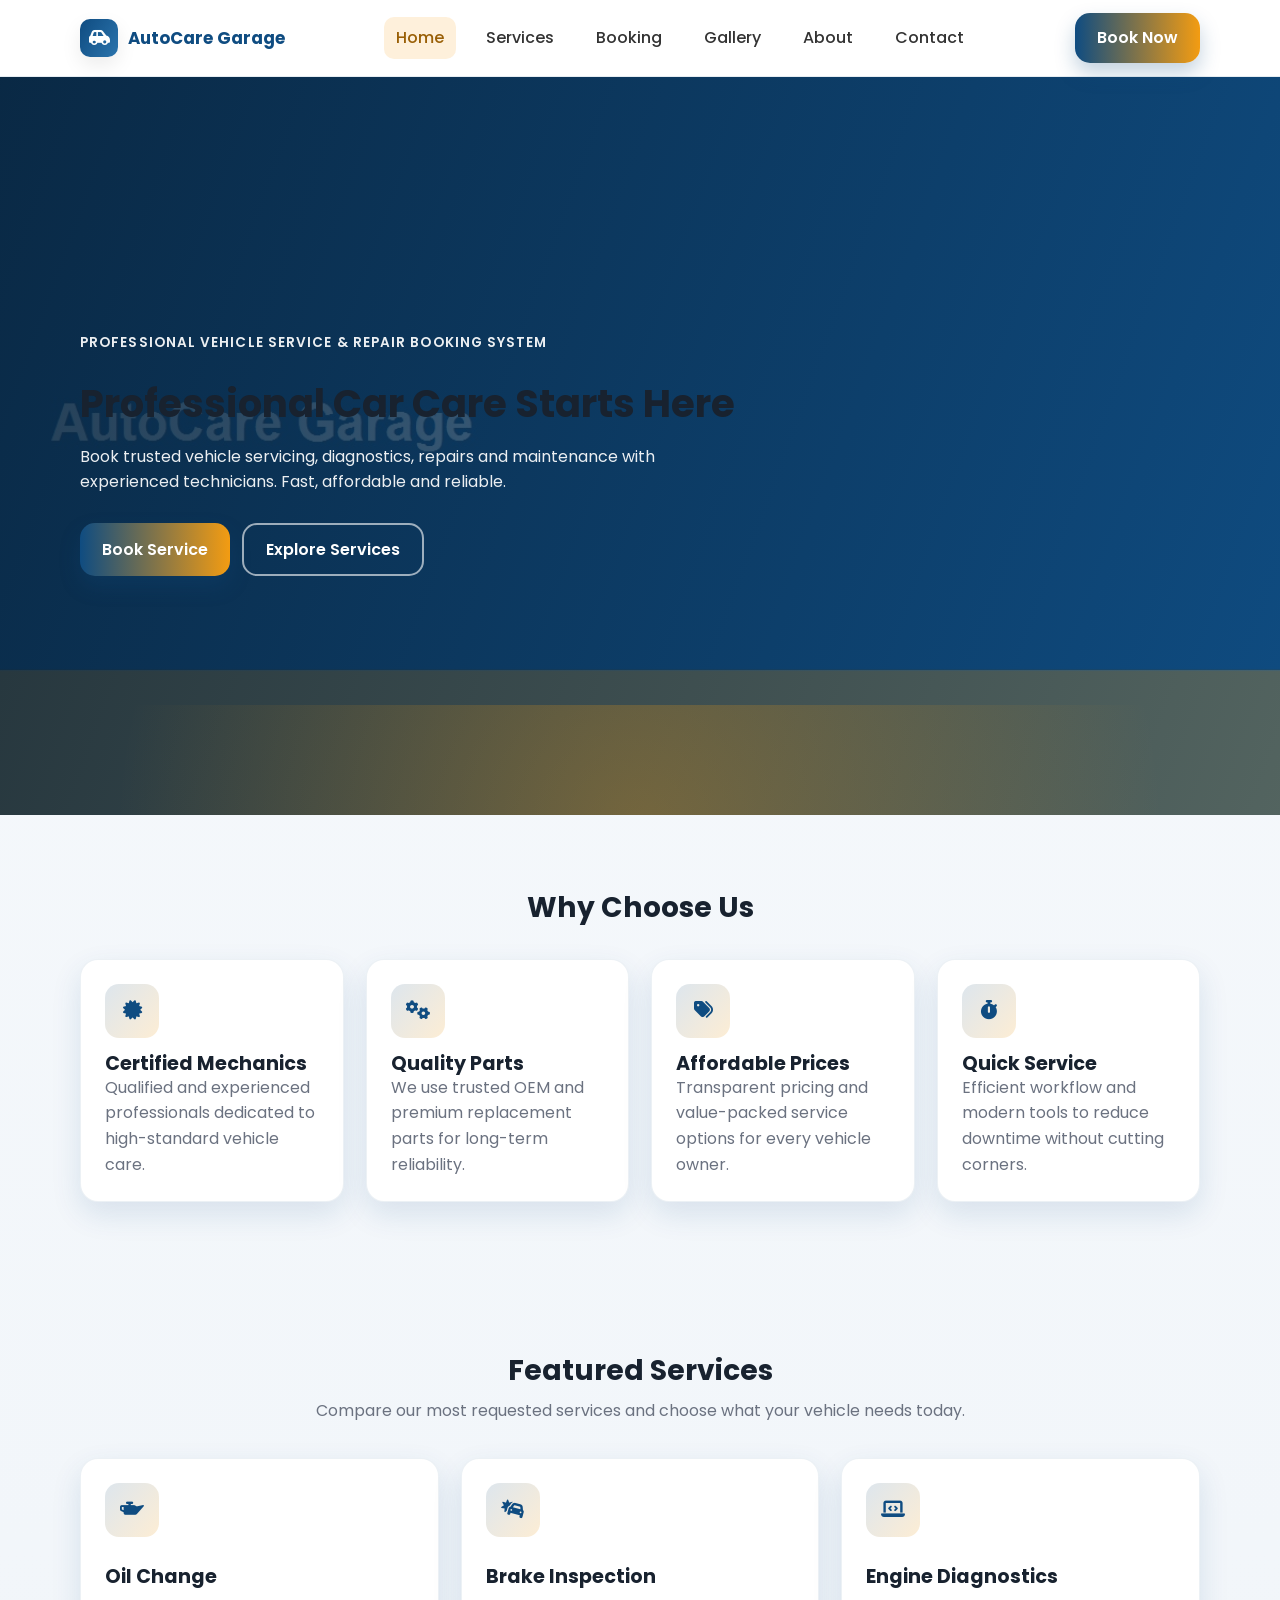
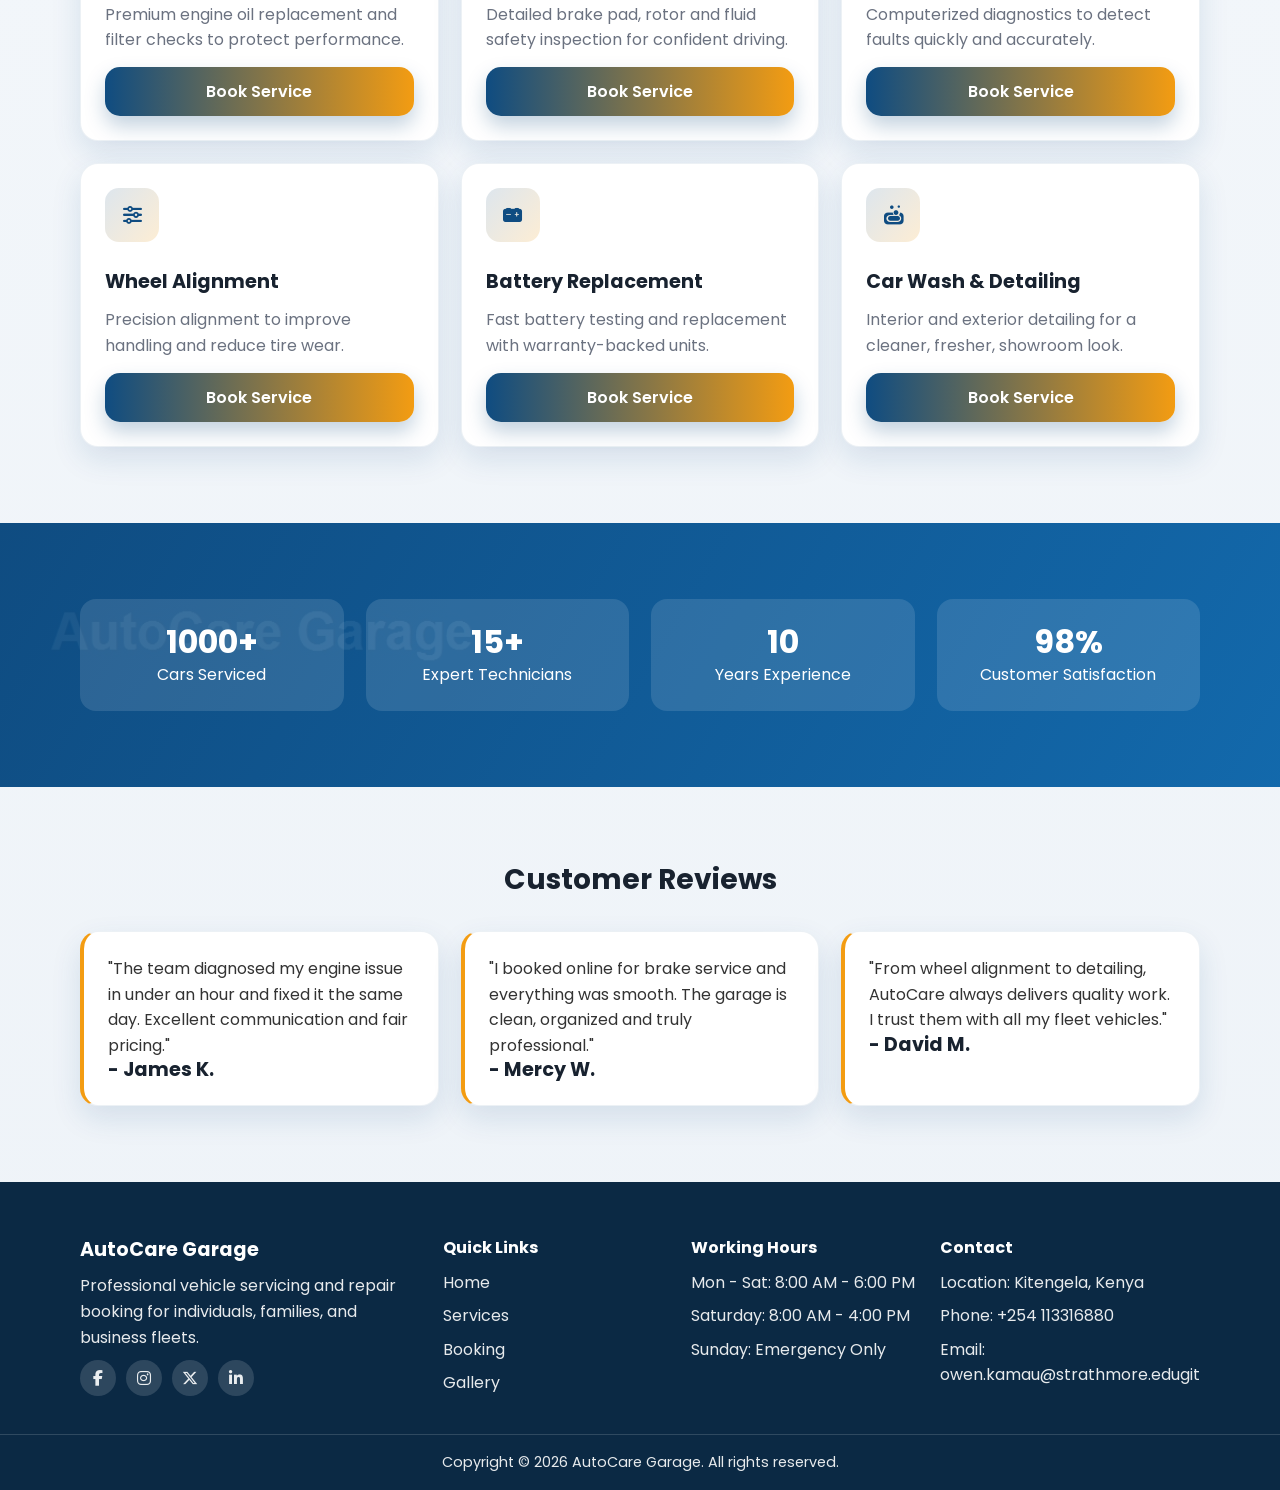
<file: index.html>
<!DOCTYPE html>
<html lang="en">
<head>
  <meta charset="UTF-8">
  <meta name="viewport" content="width=device-width, initial-scale=1.0">
  <title>AutoCare Garage | Professional Vehicle Service & Repair Booking System</title>
  <link rel="stylesheet" href="css/style.css">
  <link rel="preconnect" href="https://fonts.googleapis.com">
  <link rel="preconnect" href="https://fonts.gstatic.com" crossorigin>
  <link href="https://fonts.googleapis.com/css2?family=Poppins:wght@300;400;500;600;700&display=swap" rel="stylesheet">
  <link rel="stylesheet" href="https://cdnjs.cloudflare.com/ajax/libs/font-awesome/6.5.2/css/all.min.css">
</head>
<body>
  <header class="navbar">
    <div class="container nav-wrap">
      <a href="index.html" class="logo">
        <span class="logo-mark"><i class="fa-solid fa-car-side"></i></span>
        AutoCare Garage
      </a>
      <nav class="nav-links">
        <a class="active" href="index.html">Home</a>
        <a href="services.html">Services</a>
        <a href="booking.html">Booking</a>
        <a href="gallery.html">Gallery</a>
        <a href="about.html">About</a>
        <a href="contact.html">Contact</a>
      </nav>
      <a class="btn btn-primary" href="booking.html">Book Now</a>
    </div>
  </header>

  <section class="hero">
    <div class="container">
      <div class="hero-content">
        <p class="badge">Professional Vehicle Service & Repair Booking System</p>
        <h1>Professional Car Care Starts Here</h1>
        <p>Book trusted vehicle servicing, diagnostics, repairs and maintenance with experienced technicians. Fast, affordable and reliable.</p>
        <div class="btn-row">
          <a class="btn btn-primary" href="booking.html">Book Service</a>
          <a class="btn btn-outline" href="services.html">Explore Services</a>
        </div>
      </div>
    </div>
  </section>

  <section>
    <div class="container">
      <div class="section-head">
        <h2>Why Choose Us</h2>
      </div>
      <div class="grid grid-4">
        <article class="card">
          <div class="icon-circle"><i class="fa-solid fa-certificate"></i></div>
          <h3>Certified Mechanics</h3>
          <p class="muted">Qualified and experienced professionals dedicated to high-standard vehicle care.</p>
        </article>
        <article class="card">
          <div class="icon-circle"><i class="fa-solid fa-gears"></i></div>
          <h3>Quality Parts</h3>
          <p class="muted">We use trusted OEM and premium replacement parts for long-term reliability.</p>
        </article>
        <article class="card">
          <div class="icon-circle"><i class="fa-solid fa-tags"></i></div>
          <h3>Affordable Prices</h3>
          <p class="muted">Transparent pricing and value-packed service options for every vehicle owner.</p>
        </article>
        <article class="card">
          <div class="icon-circle"><i class="fa-solid fa-stopwatch"></i></div>
          <h3>Quick Service</h3>
          <p class="muted">Efficient workflow and modern tools to reduce downtime without cutting corners.</p>
        </article>
      </div>
    </div>
  </section>

  <section>
    <div class="container">
      <div class="section-head">
        <h2>Featured Services</h2>
        <p>Compare our most requested services and choose what your vehicle needs today.</p>
      </div>
      <div class="grid grid-3">
        <article class="card service-card">
          <div class="icon-circle"><i class="fa-solid fa-oil-can"></i></div>
          <h3>Oil Change</h3>
          <p class="muted">Premium engine oil replacement and filter checks to protect performance.</p>
          <a href="booking.html" class="btn btn-primary">Book Service</a>
        </article>
        <article class="card service-card">
          <div class="icon-circle"><i class="fa-solid fa-car-burst"></i></div>
          <h3>Brake Inspection</h3>
          <p class="muted">Detailed brake pad, rotor and fluid safety inspection for confident driving.</p>
          <a href="booking.html" class="btn btn-primary">Book Service</a>
        </article>
        <article class="card service-card">
          <div class="icon-circle"><i class="fa-solid fa-laptop-code"></i></div>
          <h3>Engine Diagnostics</h3>
          <p class="muted">Computerized diagnostics to detect faults quickly and accurately.</p>
          <a href="booking.html" class="btn btn-primary">Book Service</a>
        </article>
        <article class="card service-card">
          <div class="icon-circle"><i class="fa-solid fa-sliders"></i></div>
          <h3>Wheel Alignment</h3>
          <p class="muted">Precision alignment to improve handling and reduce tire wear.</p>
          <a href="booking.html" class="btn btn-primary">Book Service</a>
        </article>
        <article class="card service-card">
          <div class="icon-circle"><i class="fa-solid fa-car-battery"></i></div>
          <h3>Battery Replacement</h3>
          <p class="muted">Fast battery testing and replacement with warranty-backed units.</p>
          <a href="booking.html" class="btn btn-primary">Book Service</a>
        </article>
        <article class="card service-card">
          <div class="icon-circle"><i class="fa-solid fa-soap"></i></div>
          <h3>Car Wash & Detailing</h3>
          <p class="muted">Interior and exterior detailing for a cleaner, fresher, showroom look.</p>
          <a href="booking.html" class="btn btn-primary">Book Service</a>
        </article>
      </div>
    </div>
  </section>

  <section class="stats">
    <div class="container">
      <div class="grid grid-4">
        <div class="stat-item">
          <h3>1000+</h3>
          <p>Cars Serviced</p>
        </div>
        <div class="stat-item">
          <h3>15+</h3>
          <p>Expert Technicians</p>
        </div>
        <div class="stat-item">
          <h3>10</h3>
          <p>Years Experience</p>
        </div>
        <div class="stat-item">
          <h3>98%</h3>
          <p>Customer Satisfaction</p>
        </div>
      </div>
    </div>
  </section>

  <section>
    <div class="container">
      <div class="section-head">
        <h2>Customer Reviews</h2>
      </div>
      <div class="grid grid-3">
        <article class="card testimonial">
          <p>"The team diagnosed my engine issue in under an hour and fixed it the same day. Excellent communication and fair pricing."</p>
          <h3>- James K.</h3>
        </article>
        <article class="card testimonial">
          <p>"I booked online for brake service and everything was smooth. The garage is clean, organized and truly professional."</p>
          <h3>- Mercy W.</h3>
        </article>
        <article class="card testimonial">
          <p>"From wheel alignment to detailing, AutoCare always delivers quality work. I trust them with all my fleet vehicles."</p>
          <h3>- David M.</h3>
        </article>
      </div>
    </div>
  </section>

  <footer>
    <div class="container footer-grid">
      <div>
        <h3 class="footer-title">AutoCare Garage</h3>
        <p>Professional vehicle servicing and repair booking for individuals, families, and business fleets.</p>
        <div class="socials">
          <a href="#"><i class="fa-brands fa-facebook-f"></i></a>
          <a href="#"><i class="fa-brands fa-instagram"></i></a>
          <a href="#"><i class="fa-brands fa-x-twitter"></i></a>
          <a href="#"><i class="fa-brands fa-linkedin-in"></i></a>
        </div>
      </div>
      <div>
        <h4 class="footer-title">Quick Links</h4>
        <ul class="footer-list">
          <li><a href="index.html">Home</a></li>
          <li><a href="services.html">Services</a></li>
          <li><a href="booking.html">Booking</a></li>
          <li><a href="gallery.html">Gallery</a></li>
        </ul>
      </div>
      <div>
        <h4 class="footer-title">Working Hours</h4>
        <ul class="footer-list">
          <li>Mon - Sat: 8:00 AM - 6:00 PM</li>
          <li>Saturday: 8:00 AM - 4:00 PM</li>
          <li>Sunday: Emergency Only</li>
        </ul>
      </div>
      <div>
        <h4 class="footer-title">Contact</h4>
        <ul class="footer-list">
          <li>Location: Kitengela, Kenya</li>
          <li>Phone: +254 113316880</li>
          <li>Email: owen.kamau@strathmore.edugit</li>
        </ul>
      </div>
    </div>
    <div class="copy">
      <div class="container">Copyright &copy; 2026 AutoCare Garage. All rights reserved.</div>
    </div>
  </footer>
</body>
</html>
</file>
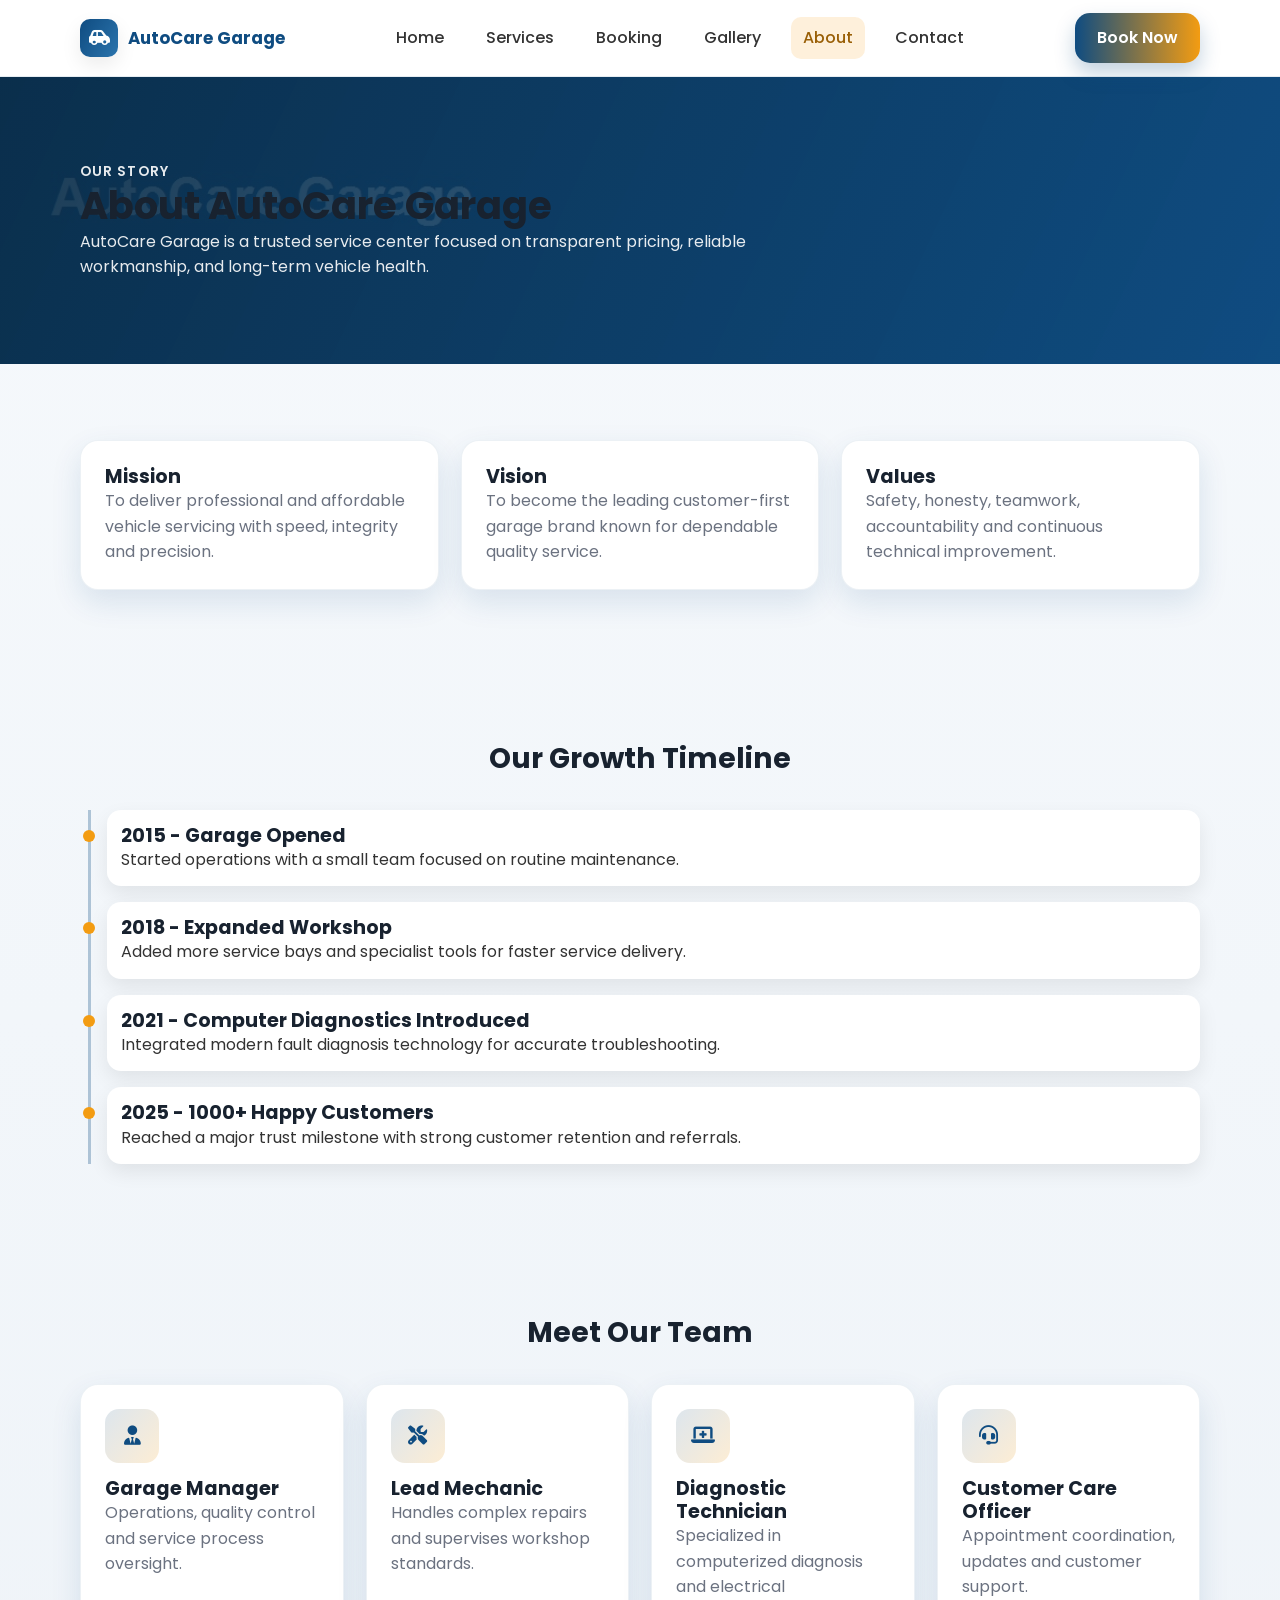
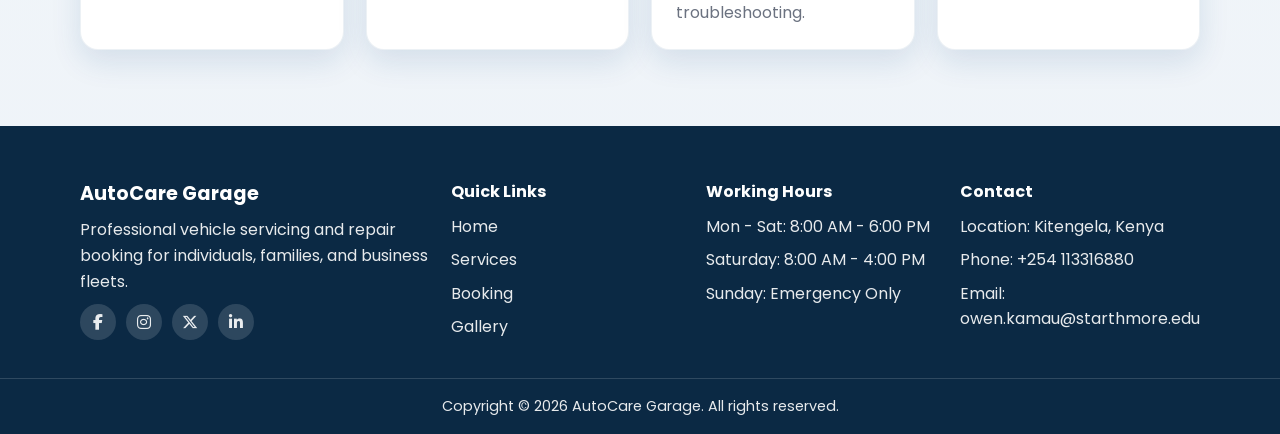
<file: about.html>
<!DOCTYPE html>
<html lang="en">
<head>
  <meta charset="UTF-8">
  <meta name="viewport" content="width=device-width, initial-scale=1.0">
  <title>About Us | AutoCare Garage</title>
  <link rel="stylesheet" href="css/style.css">
  <link rel="preconnect" href="https://fonts.googleapis.com">
  <link rel="preconnect" href="https://fonts.gstatic.com" crossorigin>
  <link href="https://fonts.googleapis.com/css2?family=Poppins:wght@300;400;500;600;700&display=swap" rel="stylesheet">
  <link rel="stylesheet" href="https://cdnjs.cloudflare.com/ajax/libs/font-awesome/6.5.2/css/all.min.css">
</head>
<body>
  <header class="navbar">
    <div class="container nav-wrap">
      <a href="index.html" class="logo">
        <span class="logo-mark"><i class="fa-solid fa-car-side"></i></span>
        AutoCare Garage
      </a>
      <nav class="nav-links">
        <a href="index.html">Home</a>
        <a href="services.html">Services</a>
        <a href="booking.html">Booking</a>
        <a href="gallery.html">Gallery</a>
        <a class="active" href="about.html">About</a>
        <a href="contact.html">Contact</a>
      </nav>
      <a class="btn btn-primary" href="booking.html">Book Now</a>
    </div>
  </header>

  <section class="page-banner">
    <div class="container">
      <p class="badge">Our Story</p>
      <h1>About AutoCare Garage</h1>
      <p>AutoCare Garage is a trusted service center focused on transparent pricing, reliable workmanship, and long-term vehicle health.</p>
    </div>
  </section>

  <section>
    <div class="container grid grid-3">
      <article class="card">
        <h3>Mission</h3>
        <p class="muted">To deliver professional and affordable vehicle servicing with speed, integrity and precision.</p>
      </article>
      <article class="card">
        <h3>Vision</h3>
        <p class="muted">To become the leading customer-first garage brand known for dependable quality service.</p>
      </article>
      <article class="card">
        <h3>Values</h3>
        <p class="muted">Safety, honesty, teamwork, accountability and continuous technical improvement.</p>
      </article>
    </div>
  </section>

  <section>
    <div class="container">
      <div class="section-head">
        <h2>Our Growth Timeline</h2>
      </div>
      <div class="timeline">
        <article class="timeline-item"><h3>2015 - Garage Opened</h3><p>Started operations with a small team focused on routine maintenance.</p></article>
        <article class="timeline-item"><h3>2018 - Expanded Workshop</h3><p>Added more service bays and specialist tools for faster service delivery.</p></article>
        <article class="timeline-item"><h3>2021 - Computer Diagnostics Introduced</h3><p>Integrated modern fault diagnosis technology for accurate troubleshooting.</p></article>
        <article class="timeline-item"><h3>2025 - 1000+ Happy Customers</h3><p>Reached a major trust milestone with strong customer retention and referrals.</p></article>
      </div>
    </div>
  </section>

  <section>
    <div class="container">
      <div class="section-head">
        <h2>Meet Our Team</h2>
      </div>
      <div class="grid grid-4">
        <article class="card">
          <div class="icon-circle"><i class="fa-solid fa-user-tie"></i></div>
          <h3>Garage Manager</h3>
          <p class="muted">Operations, quality control and service process oversight.</p>
        </article>
        <article class="card">
          <div class="icon-circle"><i class="fa-solid fa-screwdriver-wrench"></i></div>
          <h3>Lead Mechanic</h3>
          <p class="muted">Handles complex repairs and supervises workshop standards.</p>
        </article>
        <article class="card">
          <div class="icon-circle"><i class="fa-solid fa-laptop-medical"></i></div>
          <h3>Diagnostic Technician</h3>
          <p class="muted">Specialized in computerized diagnosis and electrical troubleshooting.</p>
        </article>
        <article class="card">
          <div class="icon-circle"><i class="fa-solid fa-headset"></i></div>
          <h3>Customer Care Officer</h3>
          <p class="muted">Appointment coordination, updates and customer support.</p>
        </article>
      </div>
    </div>
  </section>

  <footer>
    <div class="container footer-grid">
      <div>
        <h3 class="footer-title">AutoCare Garage</h3>
        <p>Professional vehicle servicing and repair booking for individuals, families, and business fleets.</p>
        <div class="socials">
          <a href="#"><i class="fa-brands fa-facebook-f"></i></a>
          <a href="#"><i class="fa-brands fa-instagram"></i></a>
          <a href="#"><i class="fa-brands fa-x-twitter"></i></a>
          <a href="#"><i class="fa-brands fa-linkedin-in"></i></a>
        </div>
      </div>
      <div>
        <h4 class="footer-title">Quick Links</h4>
        <ul class="footer-list">
          <li><a href="index.html">Home</a></li>
          <li><a href="services.html">Services</a></li>
          <li><a href="booking.html">Booking</a></li>
          <li><a href="gallery.html">Gallery</a></li>
        </ul>
      </div>
      <div>
        <h4 class="footer-title">Working Hours</h4>
        <ul class="footer-list">
          <li>Mon - Sat: 8:00 AM - 6:00 PM</li>
          <li>Saturday: 8:00 AM - 4:00 PM</li>
          <li>Sunday: Emergency Only</li>
        </ul>
      </div>
      <div>
        <h4 class="footer-title">Contact</h4>
        <ul class="footer-list">
          <li>Location: Kitengela, Kenya</li>
          <li>Phone: +254 113316880</li>
          <li>Email: owen.kamau@starthmore.edu</li>
        </ul>
      </div>
    </div>
    <div class="copy">
      <div class="container">Copyright &copy; 2026 AutoCare Garage. All rights reserved.</div>
    </div>
  </footer>
</body>
</html>
</file>
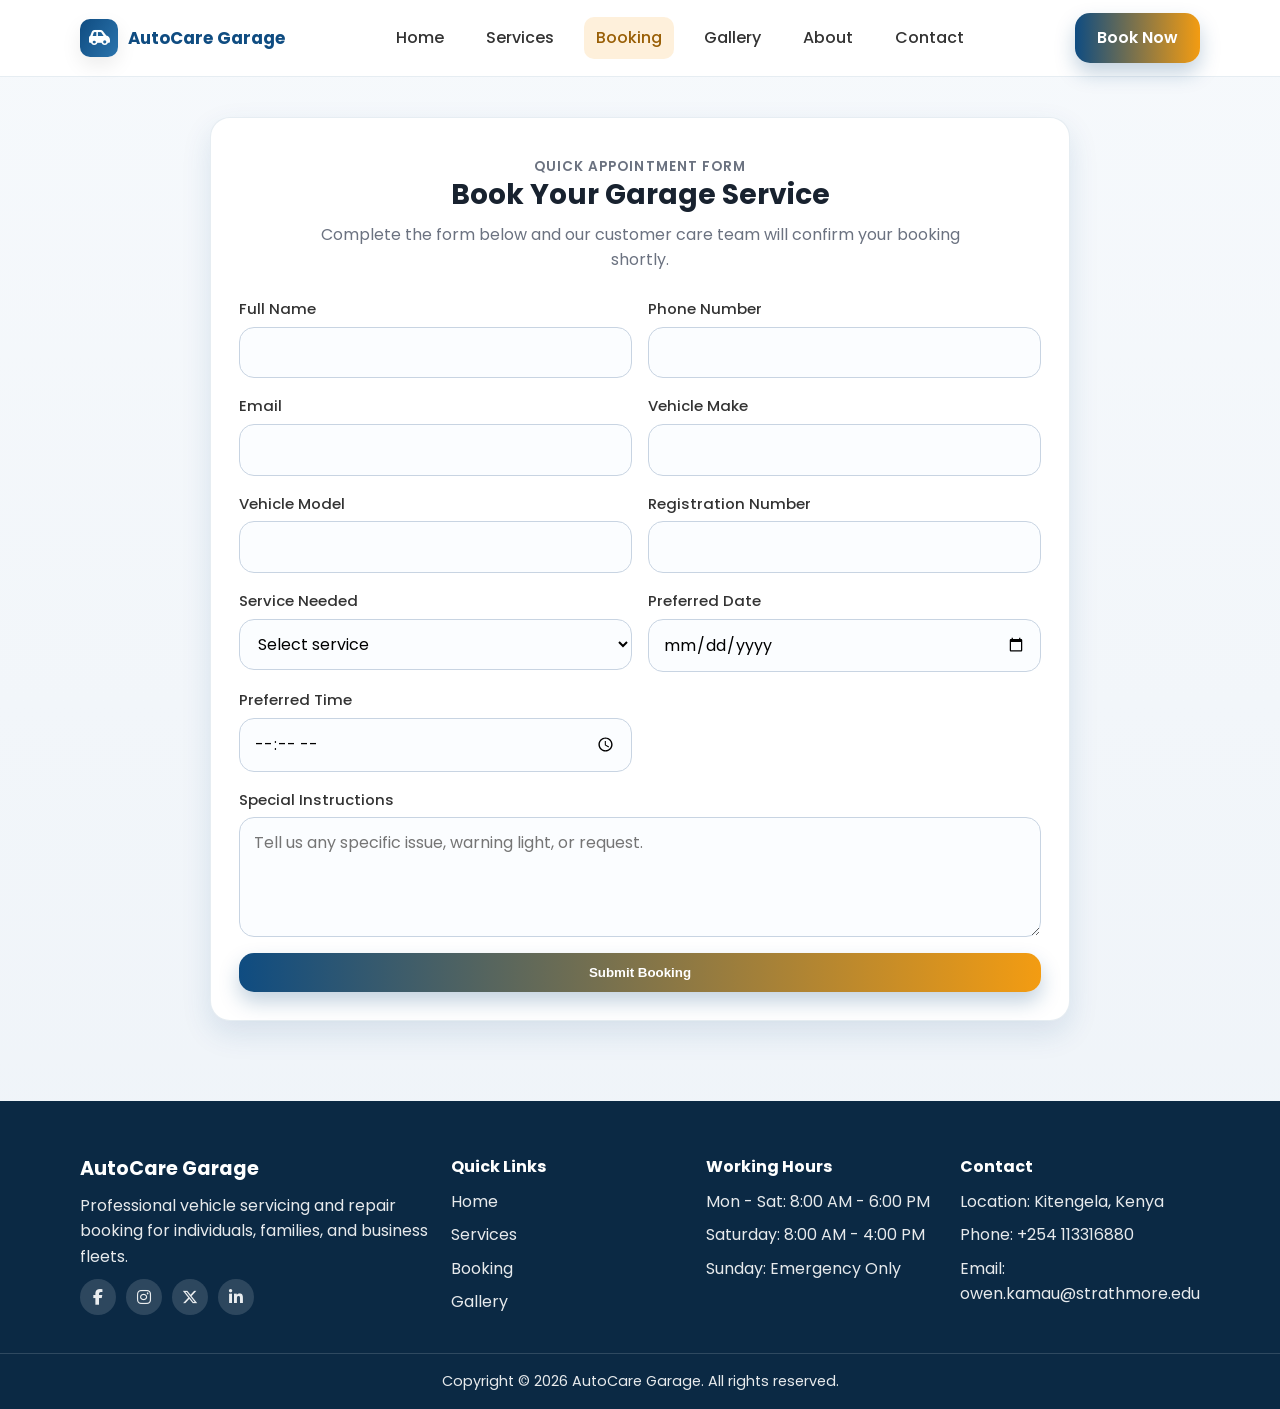
<file: booking.html>
<!DOCTYPE html>
<html lang="en">
<head>
  <meta charset="UTF-8">
  <meta name="viewport" content="width=device-width, initial-scale=1.0">
  <title>Book Service | AutoCare Garage</title>
  <link rel="stylesheet" href="css/style.css">
  <link rel="preconnect" href="https://fonts.googleapis.com">
  <link rel="preconnect" href="https://fonts.gstatic.com" crossorigin>
  <link href="https://fonts.googleapis.com/css2?family=Poppins:wght@300;400;500;600;700&display=swap" rel="stylesheet">
  <link rel="stylesheet" href="https://cdnjs.cloudflare.com/ajax/libs/font-awesome/6.5.2/css/all.min.css">
</head>
<body>
  <header class="navbar">
    <div class="container nav-wrap">
      <a href="index.html" class="logo">
        <span class="logo-mark"><i class="fa-solid fa-car-side"></i></span>
        AutoCare Garage
      </a>
      <nav class="nav-links">
        <a href="index.html">Home</a>
        <a href="services.html">Services</a>
        <a class="active" href="booking.html">Booking</a>
        <a href="gallery.html">Gallery</a>
        <a href="about.html">About</a>
        <a href="contact.html">Contact</a>
      </nav>
      <a class="btn btn-primary" href="booking.html">Book Now</a>
    </div>
  </header>

  <main class="booking-wrap">
    <section class="booking-card">
      <div class="section-head" style="margin-bottom:24px;">
        <p class="badge">Quick Appointment Form</p>
        <h2>Book Your Garage Service</h2>
        <p>Complete the form below and our customer care team will confirm your booking shortly.</p>
      </div>

      <form class="form-grid" action="#" method="post">
        <div class="field">
          <label for="full-name">Full Name</label>
          <input id="full-name" name="full-name" type="text" required>
        </div>

        <div class="field">
          <label for="phone">Phone Number</label>
          <input id="phone" name="phone" type="tel" required>
        </div>

        <div class="field">
          <label for="email">Email</label>
          <input id="email" name="email" type="email" required>
        </div>

        <div class="field">
          <label for="make">Vehicle Make</label>
          <input id="make" name="make" type="text" required>
        </div>

        <div class="field">
          <label for="model">Vehicle Model</label>
          <input id="model" name="model" type="text" required>
        </div>

        <div class="field">
          <label for="reg-number">Registration Number</label>
          <input id="reg-number" name="reg-number" type="text" required>
        </div>

        <div class="field">
          <label for="service">Service Needed</label>
          <select id="service" name="service" required>
            <option value="">Select service</option>
            <option>Oil Change</option>
            <option>Engine Diagnostics</option>
            <option>Brake Repair</option>
            <option>Suspension Repair</option>
            <option>Air Conditioning</option>
            <option>Tire Services</option>
            <option>Car Wash & Detailing</option>
            <option>Battery Replacement</option>
          </select>
        </div>

        <div class="field">
          <label for="date">Preferred Date</label>
          <input id="date" name="date" type="date" required>
        </div>

        <div class="field">
          <label for="time">Preferred Time</label>
          <input id="time" name="time" type="time" required>
        </div>

        <div class="field full">
          <label for="instructions">Special Instructions</label>
          <textarea id="instructions" name="instructions" placeholder="Tell us any specific issue, warning light, or request."></textarea>
        </div>

        <div class="field full">
          <button type="submit" class="btn btn-primary">Submit Booking</button>
        </div>
      </form>
    </section>
  </main>

  <footer>
    <div class="container footer-grid">
      <div>
        <h3 class="footer-title">AutoCare Garage</h3>
        <p>Professional vehicle servicing and repair booking for individuals, families, and business fleets.</p>
        <div class="socials">
          <a href="#"><i class="fa-brands fa-facebook-f"></i></a>
          <a href="#"><i class="fa-brands fa-instagram"></i></a>
          <a href="#"><i class="fa-brands fa-x-twitter"></i></a>
          <a href="#"><i class="fa-brands fa-linkedin-in"></i></a>
        </div>
      </div>
      <div>
        <h4 class="footer-title">Quick Links</h4>
        <ul class="footer-list">
          <li><a href="index.html">Home</a></li>
          <li><a href="services.html">Services</a></li>
          <li><a href="booking.html">Booking</a></li>
          <li><a href="gallery.html">Gallery</a></li>
        </ul>
      </div>
      <div>
        <h4 class="footer-title">Working Hours</h4>
        <ul class="footer-list">
          <li>Mon - Sat: 8:00 AM - 6:00 PM</li>
          <li>Saturday: 8:00 AM - 4:00 PM</li>
          <li>Sunday: Emergency Only</li>
        </ul>
      </div>
      <div>
        <h4 class="footer-title">Contact</h4>
        <ul class="footer-list">
          <li>Location: Kitengela, Kenya</li>
          <li>Phone: +254 113316880</li>
          <li>Email: owen.kamau@strathmore.edu</li>
        </ul>
      </div>
    </div>
    <div class="copy">
      <div class="container">Copyright &copy; 2026 AutoCare Garage. All rights reserved.</div>
    </div>
  </footer>
</body>
</html>
</file>
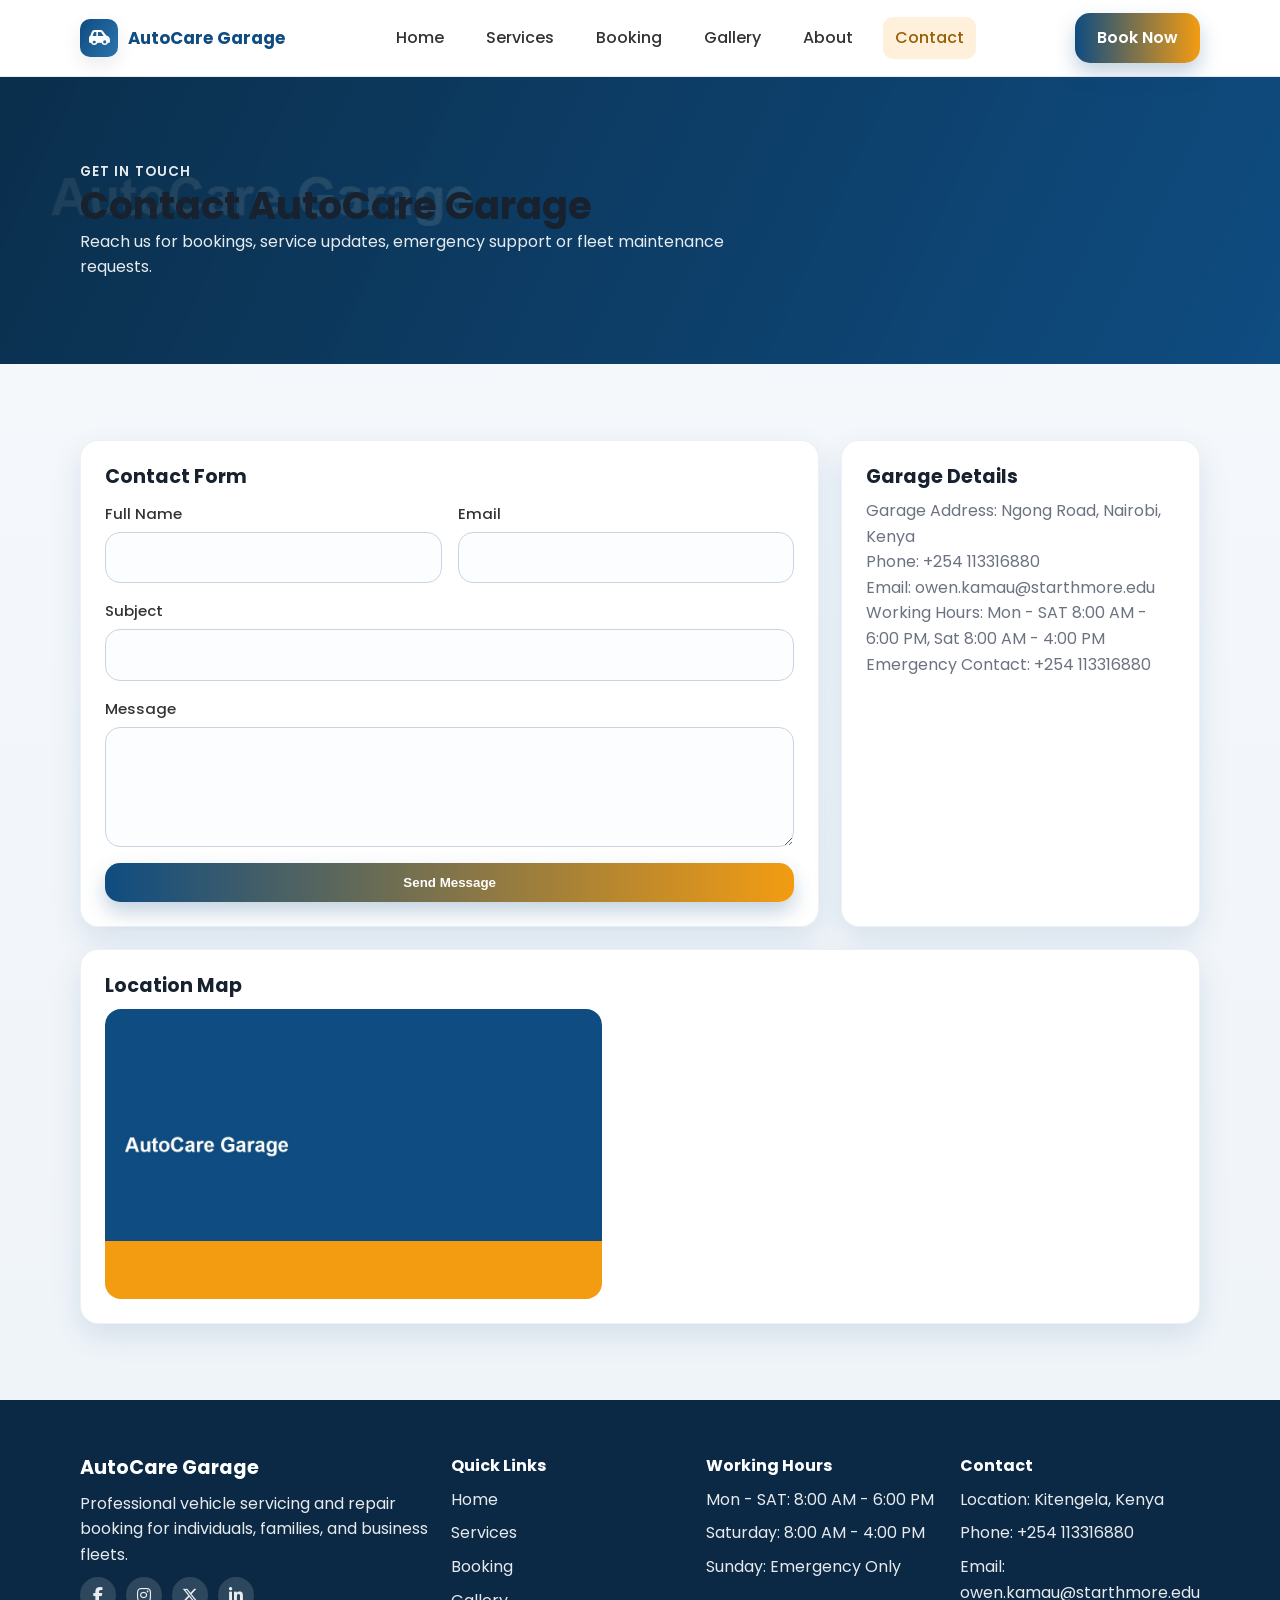
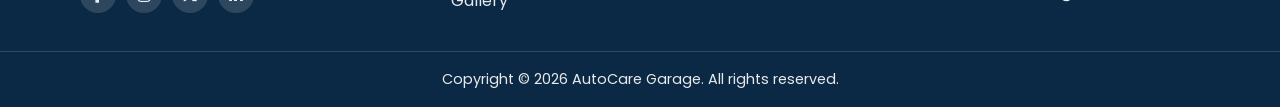
<file: contact.html>
<!DOCTYPE html>
<html lang="en">
<head>
  <meta charset="UTF-8">
  <meta name="viewport" content="width=device-width, initial-scale=1.0">
  <title>Contact | AutoCare Garage</title>
  <link rel="stylesheet" href="css/style.css">
  <link rel="preconnect" href="https://fonts.googleapis.com">
  <link rel="preconnect" href="https://fonts.gstatic.com" crossorigin>
  <link href="https://fonts.googleapis.com/css2?family=Poppins:wght@300;400;500;600;700&display=swap" rel="stylesheet">
  <link rel="stylesheet" href="https://cdnjs.cloudflare.com/ajax/libs/font-awesome/6.5.2/css/all.min.css">
</head>
<body>
  <header class="navbar">
    <div class="container nav-wrap">
      <a href="index.html" class="logo">
        <span class="logo-mark"><i class="fa-solid fa-car-side"></i></span>
        AutoCare Garage
      </a>
      <nav class="nav-links">
        <a href="index.html">Home</a>
        <a href="services.html">Services</a>
        <a href="booking.html">Booking</a>
        <a href="gallery.html">Gallery</a>
        <a href="about.html">About</a>
        <a class="active" href="contact.html">Contact</a>
      </nav>
      <a class="btn btn-primary" href="booking.html">Book Now</a>
    </div>
  </header>

  <section class="page-banner">
    <div class="container">
      <p class="badge">Get In Touch</p>
      <h1>Contact AutoCare Garage</h1>
      <p>Reach us for bookings, service updates, emergency support or fleet maintenance requests.</p>
    </div>
  </section>

  <section>
    <div class="container grid grid-3">
      <article class="card" style="grid-column: span 2;">
        <h3>Contact Form</h3>
        <form class="form-grid" action="#" method="post" style="margin-top:14px;">
          <div class="field">
            <label for="name">Full Name</label>
            <input id="name" type="text" required>
          </div>
          <div class="field">
            <label for="email">Email</label>
            <input id="email" type="email" required>
          </div>
          <div class="field full">
            <label for="subject">Subject</label>
            <input id="subject" type="text" required>
          </div>
          <div class="field full">
            <label for="message">Message</label>
            <textarea id="message" required></textarea>
          </div>
          <div class="field full">
            <button class="btn btn-primary" type="submit">Send Message</button>
          </div>
        </form>
      </article>

      <article class="card">
        <h3>Garage Details</h3>
        <p class="muted" style="margin-top:10px;">Garage Address: Ngong Road, Nairobi, Kenya</p>
        <p class="muted">Phone: +254 113316880</p>
        <p class="muted">Email: owen.kamau@starthmore.edu</p>
        <p class="muted">Working Hours: Mon - SAT 8:00 AM - 6:00 PM, Sat 8:00 AM - 4:00 PM</p>
        <p class="muted">Emergency Contact: +254 113316880</p>
      </article>

      <article class="card" style="grid-column: 1 / -1;">
        <h3>Location Map</h3>
        <img class="service-image" style="height:290px; margin-top:12px;" src="images/hero.jpg" alt="Google maps placeholder image">
      </article>
    </div>
  </section>

  <footer>
    <div class="container footer-grid">
      <div>
        <h3 class="footer-title">AutoCare Garage</h3>
        <p>Professional vehicle servicing and repair booking for individuals, families, and business fleets.</p>
        <div class="socials">
          <a href="#"><i class="fa-brands fa-facebook-f"></i></a>
          <a href="#"><i class="fa-brands fa-instagram"></i></a>
          <a href="#"><i class="fa-brands fa-x-twitter"></i></a>
          <a href="#"><i class="fa-brands fa-linkedin-in"></i></a>
        </div>
      </div>
      <div>
        <h4 class="footer-title">Quick Links</h4>
        <ul class="footer-list">
          <li><a href="index.html">Home</a></li>
          <li><a href="services.html">Services</a></li>
          <li><a href="booking.html">Booking</a></li>
          <li><a href="gallery.html">Gallery</a></li>
        </ul>
      </div>
      <div>
        <h4 class="footer-title">Working Hours</h4>
        <ul class="footer-list">
          <li>Mon - SAT: 8:00 AM - 6:00 PM</li>
          <li>Saturday: 8:00 AM - 4:00 PM</li>
          <li>Sunday: Emergency Only</li>
        </ul>
      </div>
      <div>
        <h4 class="footer-title">Contact</h4>
        <ul class="footer-list">
          <li>Location: Kitengela, Kenya</li>
          <li>Phone: +254 113316880</li>
          <li>Email: owen.kamau@starthmore.edu</li>
        </ul>
      </div>
    </div>
    <div class="copy">
      <div class="container">Copyright &copy; 2026 AutoCare Garage. All rights reserved.</div>
    </div>
  </footer>
</body>
</html>
</file>
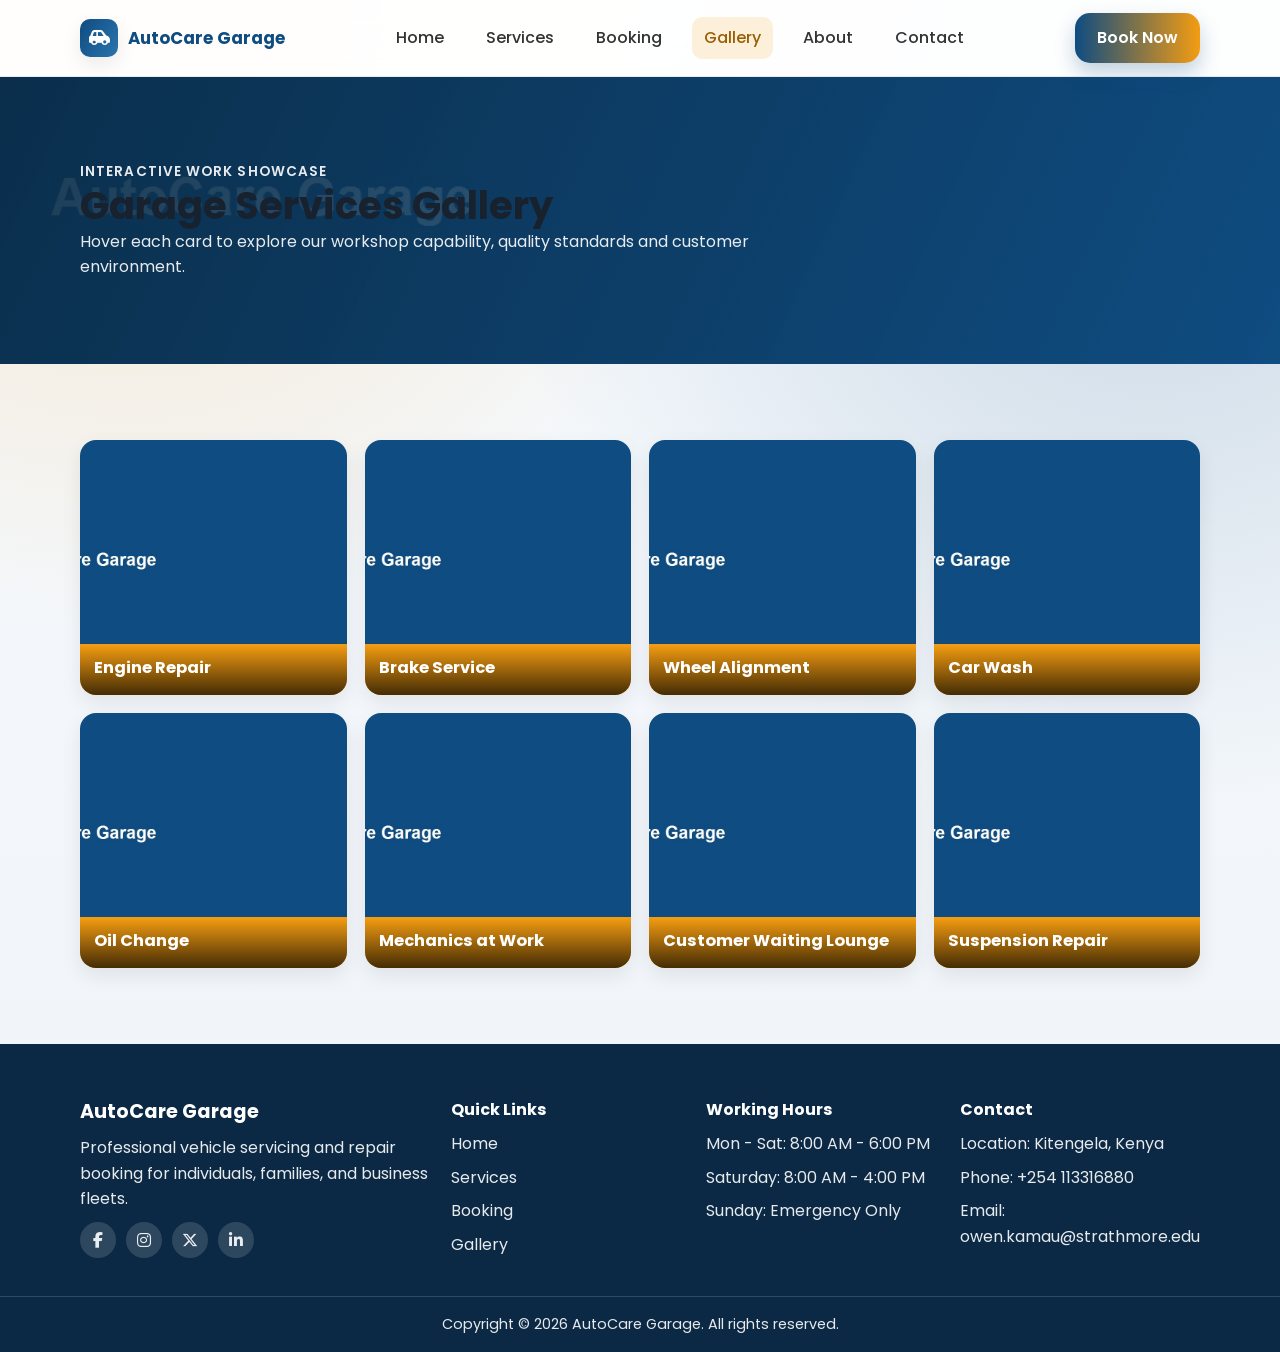
<file: gallery.html>
<!DOCTYPE html>
<html lang="en">
<head>
  <meta charset="UTF-8">
  <meta name="viewport" content="width=device-width, initial-scale=1.0">
  <title>Gallery | AutoCare Garage</title>
  <link rel="stylesheet" href="css/style.css">
  <link rel="preconnect" href="https://fonts.googleapis.com">
  <link rel="preconnect" href="https://fonts.gstatic.com" crossorigin>
  <link href="https://fonts.googleapis.com/css2?family=Poppins:wght@300;400;500;600;700&display=swap" rel="stylesheet">
  <link rel="stylesheet" href="https://cdnjs.cloudflare.com/ajax/libs/font-awesome/6.5.2/css/all.min.css">
</head>
<body class="gallery-bg">
  <header class="navbar">
    <div class="container nav-wrap">
      <a href="index.html" class="logo">
        <span class="logo-mark"><i class="fa-solid fa-car-side"></i></span>
        AutoCare Garage
      </a>
      <nav class="nav-links">
        <a href="index.html">Home</a>
        <a href="services.html">Services</a>
        <a href="booking.html">Booking</a>
        <a class="active" href="gallery.html">Gallery</a>
        <a href="about.html">About</a>
        <a href="contact.html">Contact</a>
      </nav>
      <a class="btn btn-primary" href="booking.html">Book Now</a>
    </div>
  </header>

  <section class="page-banner">
    <div class="container">
      <p class="badge">Interactive Work Showcase</p>
      <h1>Garage Services Gallery</h1>
      <p>Hover each card to explore our workshop capability, quality standards and customer environment.</p>
    </div>
  </section>

  <section>
    <div class="container">
      <div class="flip-grid">
        <article class="flip-card">
          <div class="flip-inner">
            <div class="flip-front" style="background-image:url('images/oilchange.jpg');"><h3>Engine Repair</h3></div>
            <div class="flip-back"><p>Complete engine diagnostics and repair using advanced equipment.</p></div>
          </div>
        </article>

        <article class="flip-card">
          <div class="flip-inner">
            <div class="flip-front" style="background-image:url('images/brakes.jpg');"><h3>Brake Service</h3></div>
            <div class="flip-back"><p>Safe and precise brake inspection, pad replacement and rotor servicing.</p></div>
          </div>
        </article>

        <article class="flip-card">
          <div class="flip-inner">
            <div class="flip-front" style="background-image:url('images/gallery1.jpg');"><h3>Wheel Alignment</h3></div>
            <div class="flip-back"><p>Digital wheel alignment for smoother handling and reduced tire wear.</p></div>
          </div>
        </article>

        <article class="flip-card">
          <div class="flip-inner">
            <div class="flip-front" style="background-image:url('images/wash.jpg');"><h3>Car Wash</h3></div>
            <div class="flip-back"><p>Professional wash and detailing packages for interior and exterior care.</p></div>
          </div>
        </article>

        <article class="flip-card">
          <div class="flip-inner">
            <div class="flip-front" style="background-image:url('images/diagnostics.jpg');"><h3>Oil Change</h3></div>
            <div class="flip-back"><p>Fast premium oil service that protects your engine and improves efficiency.</p></div>
          </div>
        </article>

        <article class="flip-card">
          <div class="flip-inner">
            <div class="flip-front" style="background-image:url('images/mechanics.jpg');"><h3>Mechanics at Work</h3></div>
            <div class="flip-back"><p>Certified technicians handling repairs with accuracy and professionalism.</p></div>
          </div>
        </article>

        <article class="flip-card">
          <div class="flip-inner">
            <div class="flip-front" style="background-image:url('images/gallery2.jpg');"><h3>Customer Waiting Lounge</h3></div>
            <div class="flip-back"><p>Comfortable waiting area with service updates and customer support.</p></div>
          </div>
        </article>

        <article class="flip-card">
          <div class="flip-inner">
            <div class="flip-front" style="background-image:url('images/gallery3.jpg');"><h3>Suspension Repair</h3></div>
            <div class="flip-back"><p>Full suspension checks and repairs to restore comfort and road stability.</p></div>
          </div>
        </article>
      </div>
    </div>
  </section>

  <footer>
    <div class="container footer-grid">
      <div>
        <h3 class="footer-title">AutoCare Garage</h3>
        <p>Professional vehicle servicing and repair booking for individuals, families, and business fleets.</p>
        <div class="socials">
          <a href="#"><i class="fa-brands fa-facebook-f"></i></a>
          <a href="#"><i class="fa-brands fa-instagram"></i></a>
          <a href="#"><i class="fa-brands fa-x-twitter"></i></a>
          <a href="#"><i class="fa-brands fa-linkedin-in"></i></a>
        </div>
      </div>
      <div>
        <h4 class="footer-title">Quick Links</h4>
        <ul class="footer-list">
          <li><a href="index.html">Home</a></li>
          <li><a href="services.html">Services</a></li>
          <li><a href="booking.html">Booking</a></li>
          <li><a href="gallery.html">Gallery</a></li>
        </ul>
      </div>
      <div>
        <h4 class="footer-title">Working Hours</h4>
        <ul class="footer-list">
          <li>Mon - Sat: 8:00 AM - 6:00 PM</li>
          <li>Saturday: 8:00 AM - 4:00 PM</li>
          <li>Sunday: Emergency Only</li>
        </ul>
      </div>
      <div>
        <h4 class="footer-title">Contact</h4>
        <ul class="footer-list">
          <li>Location: Kitengela, Kenya</li>
          <li>Phone: +254 113316880</li>
          <li>Email: owen.kamau@strathmore.edu</li>
        </ul>
      </div>
    </div>
    <div class="copy">
      <div class="container">Copyright &copy; 2026 AutoCare Garage. All rights reserved.</div>
    </div>
  </footer>
</body>
</html>
</file>
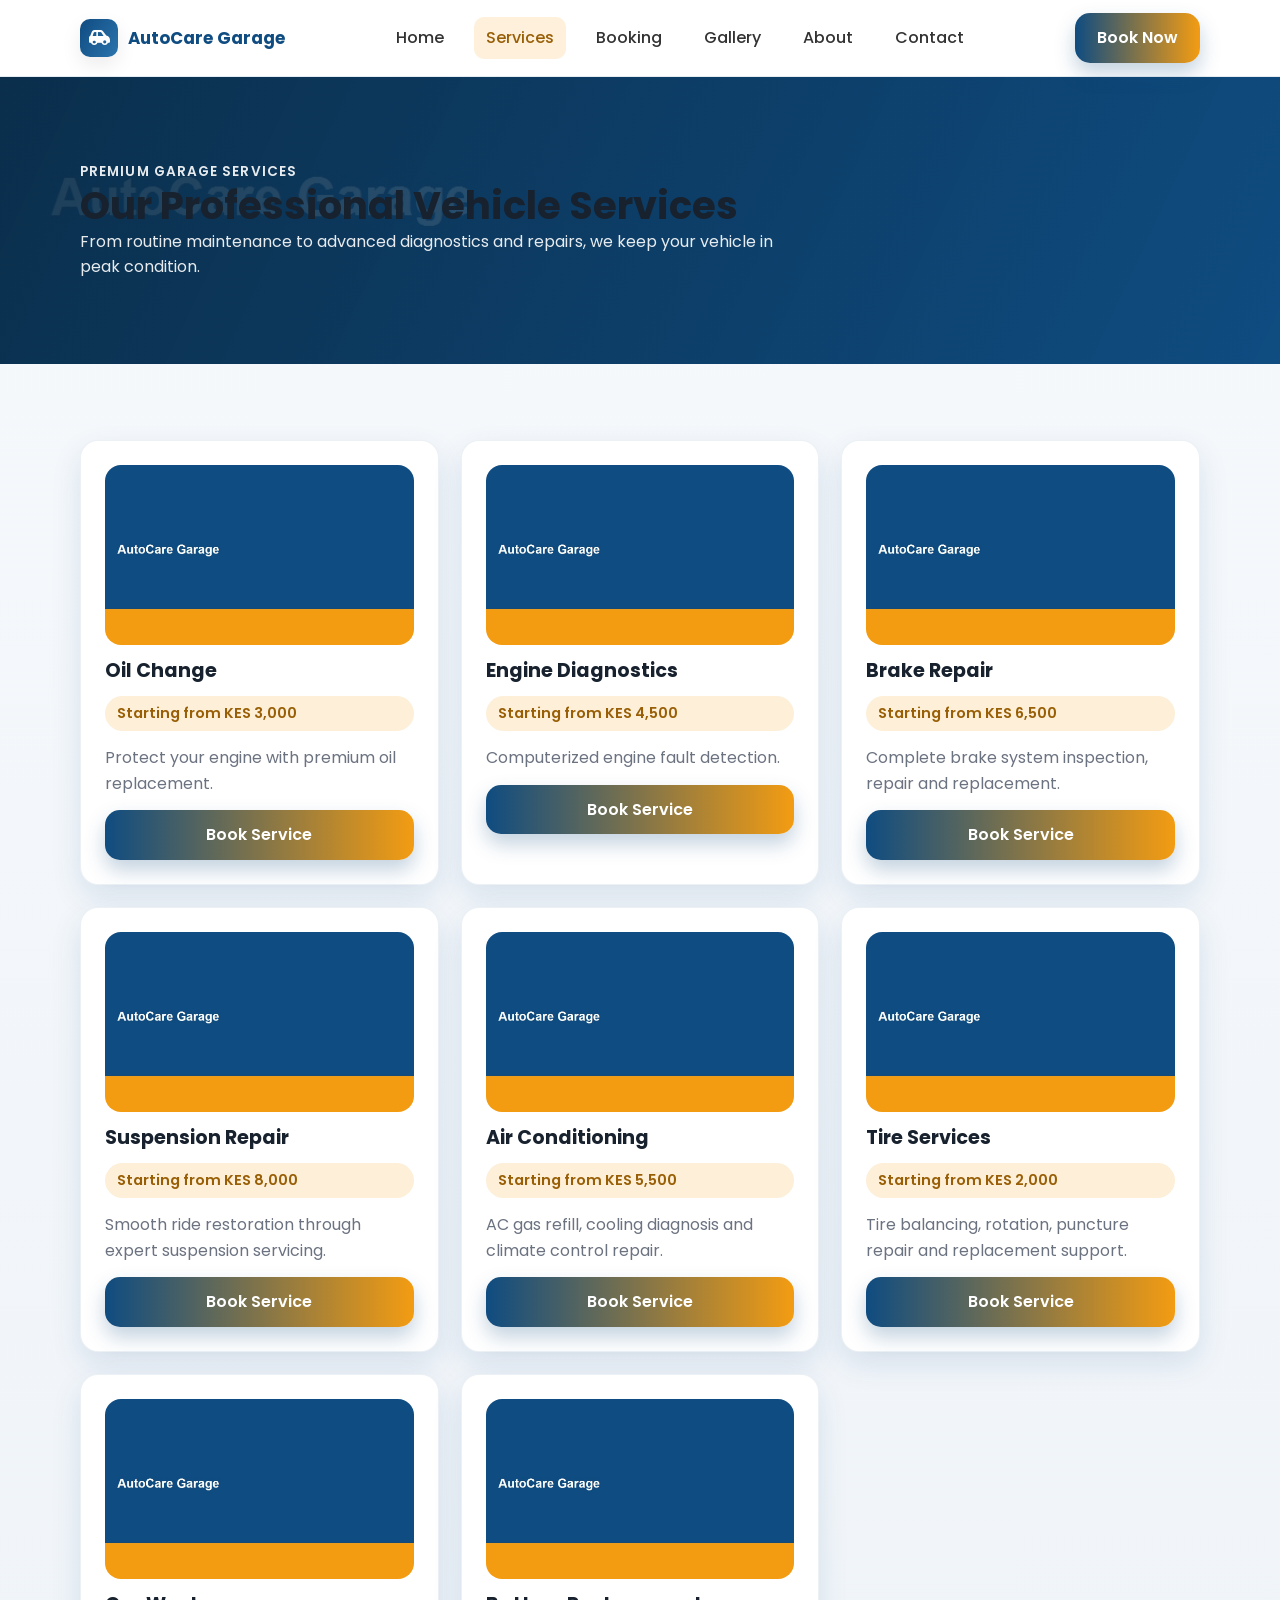
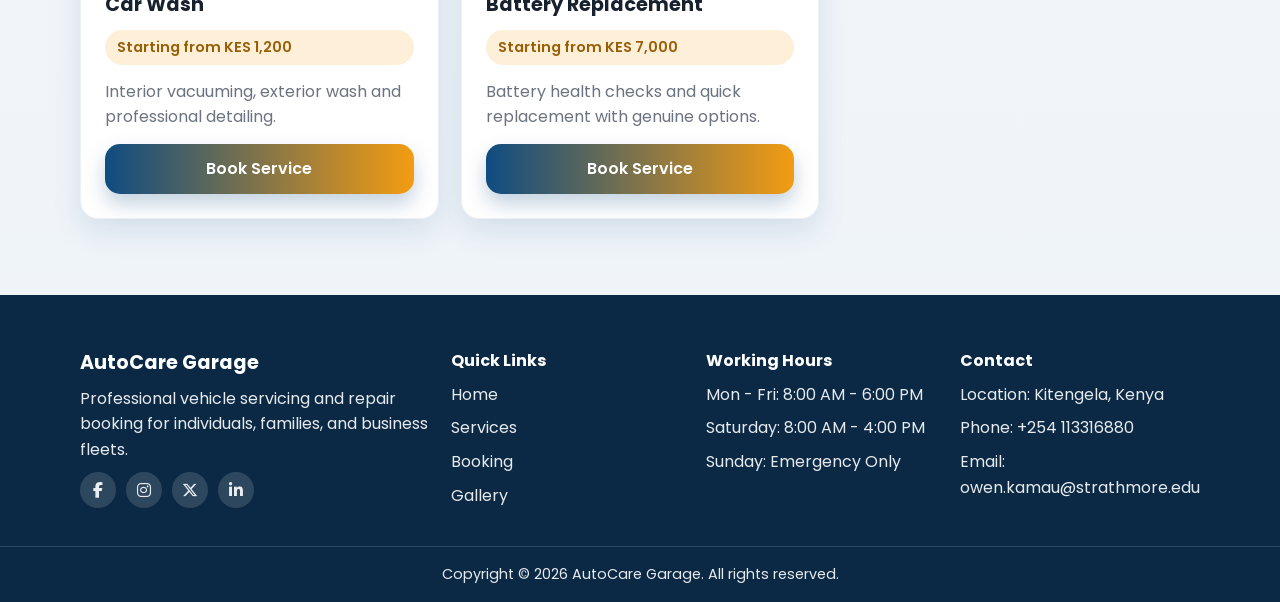
<file: services.html>
<!DOCTYPE html>
<html lang="en">
<head>
  <meta charset="UTF-8">
  <meta name="viewport" content="width=device-width, initial-scale=1.0">
  <title>Services | AutoCare Garage</title>
  <link rel="stylesheet" href="css/style.css">
  <link rel="preconnect" href="https://fonts.googleapis.com">
  <link rel="preconnect" href="https://fonts.gstatic.com" crossorigin>
  <link href="https://fonts.googleapis.com/css2?family=Poppins:wght@300;400;500;600;700&display=swap" rel="stylesheet">
  <link rel="stylesheet" href="https://cdnjs.cloudflare.com/ajax/libs/font-awesome/6.5.2/css/all.min.css">
</head>
<body>
  <header class="navbar">
    <div class="container nav-wrap">
      <a href="index.html" class="logo">
        <span class="logo-mark"><i class="fa-solid fa-car-side"></i></span>
        AutoCare Garage
      </a>
      <nav class="nav-links">
        <a href="index.html">Home</a>
        <a class="active" href="services.html">Services</a>
        <a href="booking.html">Booking</a>
        <a href="gallery.html">Gallery</a>
        <a href="about.html">About</a>
        <a href="contact.html">Contact</a>
      </nav>
      <a class="btn btn-primary" href="booking.html">Book Now</a>
    </div>
  </header>

  <section class="page-banner">
    <div class="container">
      <p class="badge">Premium Garage Services</p>
      <h1>Our Professional Vehicle Services</h1>
      <p>From routine maintenance to advanced diagnostics and repairs, we keep your vehicle in peak condition.</p>
    </div>
  </section>

  <section>
    <div class="container">
      <div class="grid grid-3">
        <article class="card service-card">
          <img class="service-image" src="images/oilchange.jpg" alt="Oil Change service">
          <h3>Oil Change</h3>
          <span class="service-price">Starting from KES 3,000</span>
          <p class="muted">Protect your engine with premium oil replacement.</p>
          <a class="btn btn-primary" href="booking.html">Book Service</a>
        </article>

        <article class="card service-card">
          <img class="service-image" src="images/diagnostics.jpg" alt="Engine Diagnostics service">
          <h3>Engine Diagnostics</h3>
          <span class="service-price">Starting from KES 4,500</span>
          <p class="muted">Computerized engine fault detection.</p>
          <a class="btn btn-primary" href="booking.html">Book Service</a>
        </article>

        <article class="card service-card">
          <img class="service-image" src="images/brakes.jpg" alt="Brake Repair service">
          <h3>Brake Repair</h3>
          <span class="service-price">Starting from KES 6,500</span>
          <p class="muted">Complete brake system inspection, repair and replacement.</p>
          <a class="btn btn-primary" href="booking.html">Book Service</a>
        </article>

        <article class="card service-card">
          <img class="service-image" src="images/gallery1.jpg" alt="Suspension Repair service">
          <h3>Suspension Repair</h3>
          <span class="service-price">Starting from KES 8,000</span>
          <p class="muted">Smooth ride restoration through expert suspension servicing.</p>
          <a class="btn btn-primary" href="booking.html">Book Service</a>
        </article>

        <article class="card service-card">
          <img class="service-image" src="images/gallery2.jpg" alt="Air Conditioning service">
          <h3>Air Conditioning</h3>
          <span class="service-price">Starting from KES 5,500</span>
          <p class="muted">AC gas refill, cooling diagnosis and climate control repair.</p>
          <a class="btn btn-primary" href="booking.html">Book Service</a>
        </article>

        <article class="card service-card">
          <img class="service-image" src="images/gallery3.jpg" alt="Tire Services">
          <h3>Tire Services</h3>
          <span class="service-price">Starting from KES 2,000</span>
          <p class="muted">Tire balancing, rotation, puncture repair and replacement support.</p>
          <a class="btn btn-primary" href="booking.html">Book Service</a>
        </article>

        <article class="card service-card">
          <img class="service-image" src="images/wash.jpg" alt="Car Wash service">
          <h3>Car Wash</h3>
          <span class="service-price">Starting from KES 1,200</span>
          <p class="muted">Interior vacuuming, exterior wash and professional detailing.</p>
          <a class="btn btn-primary" href="booking.html">Book Service</a>
        </article>

        <article class="card service-card">
          <img class="service-image" src="images/mechanics.jpg" alt="Battery Replacement service">
          <h3>Battery Replacement</h3>
          <span class="service-price">Starting from KES 7,000</span>
          <p class="muted">Battery health checks and quick replacement with genuine options.</p>
          <a class="btn btn-primary" href="booking.html">Book Service</a>
        </article>
      </div>
    </div>
  </section>

  <footer>
    <div class="container footer-grid">
      <div>
        <h3 class="footer-title">AutoCare Garage</h3>
        <p>Professional vehicle servicing and repair booking for individuals, families, and business fleets.</p>
        <div class="socials">
          <a href="#"><i class="fa-brands fa-facebook-f"></i></a>
          <a href="#"><i class="fa-brands fa-instagram"></i></a>
          <a href="#"><i class="fa-brands fa-x-twitter"></i></a>
          <a href="#"><i class="fa-brands fa-linkedin-in"></i></a>
        </div>
      </div>
      <div>
        <h4 class="footer-title">Quick Links</h4>
        <ul class="footer-list">
          <li><a href="index.html">Home</a></li>
          <li><a href="services.html">Services</a></li>
          <li><a href="booking.html">Booking</a></li>
          <li><a href="gallery.html">Gallery</a></li>
        </ul>
      </div>
      <div>
        <h4 class="footer-title">Working Hours</h4>
        <ul class="footer-list">
          <li>Mon - Fri: 8:00 AM - 6:00 PM</li>
          <li>Saturday: 8:00 AM - 4:00 PM</li>
          <li>Sunday: Emergency Only</li>
        </ul>
      </div>
      <div>
        <h4 class="footer-title">Contact</h4>
        <ul class="footer-list">
          <li>Location: Kitengela, Kenya</li>
          <li>Phone: +254 113316880</li>
          <li>Email: owen.kamau@strathmore.edu</li>
        </ul>
      </div>
    </div>
    <div class="copy">
      <div class="container">Copyright &copy; 2026 AutoCare Garage. All rights reserved.</div>
    </div>
  </footer>
</body>
</html>
</file>
<file: css/style.css>
:root {
	--primary: #0f4c81;
	--secondary: #f39c12;
	--bg: #f5f7fa;
	--text: #333333;
	--white: #ffffff;
	--muted: #6b7280;
	--card-shadow: 0 12px 30px rgba(15, 76, 129, 0.12);
	--soft-shadow: 0 8px 20px rgba(0, 0, 0, 0.08);
}

/* 1 General Reset */
* {
	margin: 0;
	padding: 0;
	box-sizing: border-box;
}

/* 2 Body Styling */
body {
	font-family: "Poppins", sans-serif;
	background: linear-gradient(180deg, #f6f9fc 0%, #eef3f8 100%);
	color: var(--text);
	line-height: 1.6;
}

img {
	max-width: 100%;
	display: block;
}

a {
	color: inherit;
	text-decoration: none;
}

ul {
	list-style: none;
}

.container {
	width: min(1120px, 92%);
	margin-inline: auto;
}

section {
	padding: 76px 0;
}

.section-head {
	text-align: center;
	margin-bottom: 34px;
}

.section-head p {
	color: var(--muted);
	max-width: 700px;
	margin: 10px auto 0;
}

/* 3 Typography */
h1,
h2,
h3,
h4 {
	line-height: 1.2;
	color: #18222f;
}

h1 {
	font-size: clamp(2rem, 3vw, 3.2rem);
}

h2 {
	font-size: clamp(1.7rem, 2.2vw, 2.4rem);
}

h3 {
	font-size: 1.2rem;
}

.badge {
	color: var(--secondary);
	font-weight: 600;
	letter-spacing: 0.08em;
	text-transform: uppercase;
	font-size: 0.85rem;
}

/* 4 Navigation */
.navbar {
	position: sticky;
	top: 0;
	z-index: 999;
	background: rgba(255, 255, 255, 0.95);
	backdrop-filter: blur(12px);
	border-bottom: 1px solid rgba(15, 76, 129, 0.1);
}

.nav-wrap {
	min-height: 76px;
	display: flex;
	align-items: center;
	justify-content: space-between;
	gap: 20px;
}

.logo {
	display: flex;
	align-items: center;
	gap: 10px;
	font-size: 1.05rem;
	font-weight: 700;
	color: var(--primary);
}

.logo-mark {
	width: 38px;
	height: 38px;
	border-radius: 10px;
	display: grid;
	place-items: center;
	color: var(--white);
	background: linear-gradient(120deg, var(--primary), #2b74ad);
	box-shadow: var(--soft-shadow);
}

.nav-links {
	display: flex;
	align-items: center;
	gap: 18px;
	flex-wrap: wrap;
}

.nav-links a {
	padding: 8px 12px;
	border-radius: 10px;
	font-weight: 500;
	transition: 0.4s;
}

.nav-links a:hover,
.nav-links a.active {
	background: rgba(243, 156, 18, 0.15);
	color: #995f06;
}

/* 5 Hero Section */
.hero {
	position: relative;
	overflow: hidden;
	min-height: 82vh;
	display: flex;
	align-items: center;
	background:
		linear-gradient(110deg, rgba(9, 37, 62, 0.9), rgba(15, 76, 129, 0.7)),
		url("../images/hero.jpg") center/cover;
}

.hero::after {
	content: "";
	position: absolute;
	inset: auto -120px -140px;
	height: 250px;
	background: radial-gradient(circle at center, rgba(243, 156, 18, 0.3), transparent 68%);
}

.hero-content {
	max-width: 760px;
	color: var(--white);
	animation: fadeInUp 0.8s ease;
}

.hero p {
	margin: 16px 0 28px;
	max-width: 640px;
	color: rgba(255, 255, 255, 0.92);
}

/* 6 Buttons */
.btn {
	display: inline-flex;
	align-items: center;
	justify-content: center;
	gap: 8px;
	border: 0;
	cursor: pointer;
	font-weight: 600;
	border-radius: 15px;
	padding: 12px 22px;
	transition: 0.4s;
}

.btn-primary {
	color: var(--white);
	background: linear-gradient(90deg, var(--primary), var(--secondary));
	box-shadow: 0 10px 20px rgba(15, 76, 129, 0.25);
}

.btn-primary:hover {
	transform: scale(1.05);
}

.btn-outline {
	color: var(--white);
	border: 2px solid rgba(255, 255, 255, 0.6);
}

.btn-outline:hover {
	background: rgba(255, 255, 255, 0.15);
}

.btn-row {
	display: flex;
	flex-wrap: wrap;
	gap: 12px;
}

/* 7 Cards */
.grid {
	display: grid;
	gap: 22px;
}

.grid-4 {
	grid-template-columns: repeat(4, minmax(0, 1fr));
}

.grid-3 {
	grid-template-columns: repeat(3, minmax(0, 1fr));
}

.card {
	background: var(--white);
	border-radius: 18px;
	box-shadow: var(--card-shadow);
	padding: 24px;
	transition: 0.4s;
	border: 1px solid rgba(15, 76, 129, 0.08);
}

.card:hover {
	transform: translateY(-10px);
}

.icon-circle {
	width: 54px;
	height: 54px;
	border-radius: 14px;
	display: grid;
	place-items: center;
	font-size: 1.2rem;
	margin-bottom: 14px;
	background: linear-gradient(130deg, rgba(15, 76, 129, 0.14), rgba(243, 156, 18, 0.18));
	color: var(--primary);
}

.muted {
	color: var(--muted);
}

.stats {
	background:
		linear-gradient(120deg, rgba(15, 76, 129, 0.95), rgba(19, 108, 176, 0.9)),
		url("../images/mechanics.jpg") center/cover;
	color: var(--white);
}

.stat-item {
	text-align: center;
	background: rgba(255, 255, 255, 0.12);
	border-radius: 16px;
	padding: 24px 16px;
}

.stat-item h3 {
	color: var(--white);
	font-size: 2rem;
}

.testimonial {
	border-left: 4px solid var(--secondary);
}

/* 8 Services */
.service-card {
	display: flex;
	flex-direction: column;
	gap: 14px;
}

.service-image {
	border-radius: 16px;
	height: 180px;
	object-fit: cover;
}

.service-price {
	display: inline-block;
	font-weight: 600;
	color: #995f06;
	background: rgba(243, 156, 18, 0.16);
	padding: 6px 12px;
	border-radius: 999px;
	font-size: 0.9rem;
}

/* 9 Booking Form */
.booking-wrap {
	min-height: calc(100vh - 76px);
	display: grid;
	place-items: center;
	padding: 40px 0 80px;
}

.booking-card {
	width: min(860px, 94%);
	background: var(--white);
	border-radius: 20px;
	padding: 28px;
	box-shadow: var(--card-shadow);
	border: 1px solid rgba(15, 76, 129, 0.1);
}

.form-grid {
	display: grid;
	grid-template-columns: repeat(2, minmax(0, 1fr));
	gap: 16px;
}

.field {
	display: flex;
	flex-direction: column;
	gap: 6px;
}

.field.full {
	grid-column: 1 / -1;
}

label {
	font-size: 0.93rem;
	font-weight: 500;
}

input,
select,
textarea {
	width: 100%;
	border: 1px solid #c8d4e2;
	border-radius: 15px;
	padding: 12px 14px;
	font: inherit;
	transition: 0.4s;
	background: #fbfdff;
}

textarea {
	resize: vertical;
	min-height: 120px;
}

input:focus,
select:focus,
textarea:focus {
	outline: none;
	border-color: var(--secondary);
	box-shadow: 0 0 0 4px rgba(243, 156, 18, 0.16);
}

/* 10 Gallery */
.gallery-bg {
	background:
		radial-gradient(circle at 10% 0%, rgba(243, 156, 18, 0.22), transparent 36%),
		radial-gradient(circle at 90% 10%, rgba(15, 76, 129, 0.2), transparent 40%),
		linear-gradient(180deg, #f7fafd 0%, #eff4f9 100%);
}

/* 11 Flip Cards */
.flip-grid {
	display: grid;
	grid-template-columns: repeat(4, minmax(0, 1fr));
	gap: 18px;
}

.flip-card {
	perspective: 1100px;
	height: 255px;
}

.flip-inner {
	position: relative;
	width: 100%;
	height: 100%;
	transition: transform 0.7s;
	transform-style: preserve-3d;
}

.flip-card:hover .flip-inner {
	transform: rotateY(180deg);
}

.flip-front,
.flip-back {
	position: absolute;
	inset: 0;
	border-radius: 16px;
	backface-visibility: hidden;
	overflow: hidden;
	box-shadow: var(--soft-shadow);
}

.flip-front {
	background-size: cover;
	background-position: center;
	display: flex;
	align-items: end;
}

.flip-front h3 {
	width: 100%;
	color: var(--white);
	padding: 12px 14px 16px;
	font-size: 1.02rem;
	line-height: 1.35;
	white-space: normal;
	overflow-wrap: break-word;
	background: linear-gradient(180deg, transparent, rgba(0, 0, 0, 0.72));
}

.flip-back {
	transform: rotateY(180deg);
	background: linear-gradient(135deg, var(--primary), #184f78);
	color: var(--white);
	padding: 18px;
	display: grid;
	align-content: center;
	text-align: center;
}

/* 12 Footer */
footer {
	background: #0b2944;
	color: rgba(255, 255, 255, 0.9);
	padding-top: 56px;
}

.footer-grid {
	display: grid;
	grid-template-columns: 1.5fr 1fr 1fr 1fr;
	gap: 20px;
}

.footer-title {
	color: var(--white);
	margin-bottom: 12px;
}

.footer-list li {
	margin-bottom: 8px;
}

.socials {
	display: flex;
	gap: 10px;
	margin-top: 10px;
}

.socials a {
	width: 36px;
	height: 36px;
	display: grid;
	place-items: center;
	border-radius: 999px;
	background: rgba(255, 255, 255, 0.14);
	transition: 0.4s;
}

.socials a:hover {
	background: var(--secondary);
	transform: translateY(-3px);
}

.copy {
	border-top: 1px solid rgba(255, 255, 255, 0.15);
	margin-top: 30px;
	padding: 16px 0;
	font-size: 0.9rem;
	text-align: center;
}

.page-banner {
	padding: 84px 0;
	background:
		linear-gradient(115deg, rgba(10, 44, 71, 0.92), rgba(15, 76, 129, 0.82)),
		url("../images/hero.jpg") center/cover;
	color: var(--white);
}

.page-banner p {
	max-width: 700px;
	color: rgba(255, 255, 255, 0.9);
}

.timeline {
	border-left: 3px solid rgba(15, 76, 129, 0.3);
	margin-left: 8px;
	padding-left: 16px;
	display: grid;
	gap: 16px;
}

.timeline-item {
	background: var(--white);
	padding: 14px;
	border-radius: 14px;
	box-shadow: var(--soft-shadow);
	position: relative;
}

.timeline-item::before {
	content: "";
	position: absolute;
	left: -24px;
	top: 20px;
	width: 12px;
	height: 12px;
	border-radius: 50%;
	background: var(--secondary);
}

@keyframes fadeInUp {
	from {
		opacity: 0;
		transform: translateY(20px);
	}

	to {
		opacity: 1;
		transform: translateY(0);
	}
}

/* 13 Responsive Design */
@media (max-width: 980px) {
	.grid-4,
	.flip-grid,
	.footer-grid {
		grid-template-columns: repeat(2, minmax(0, 1fr));
	}

	.grid-3 {
		grid-template-columns: repeat(2, minmax(0, 1fr));
	}
}

@media (max-width: 720px) {
	.nav-wrap {
		flex-direction: column;
		justify-content: center;
		padding: 12px 0;
	}

	.nav-links {
		justify-content: center;
	}

	.hero {
		min-height: 72vh;
	}

	.form-grid,
	.grid-4,
	.grid-3,
	.flip-grid,
	.footer-grid {
		grid-template-columns: 1fr;
	}

	.booking-card {
		padding: 22px;
	}
}
</file>
